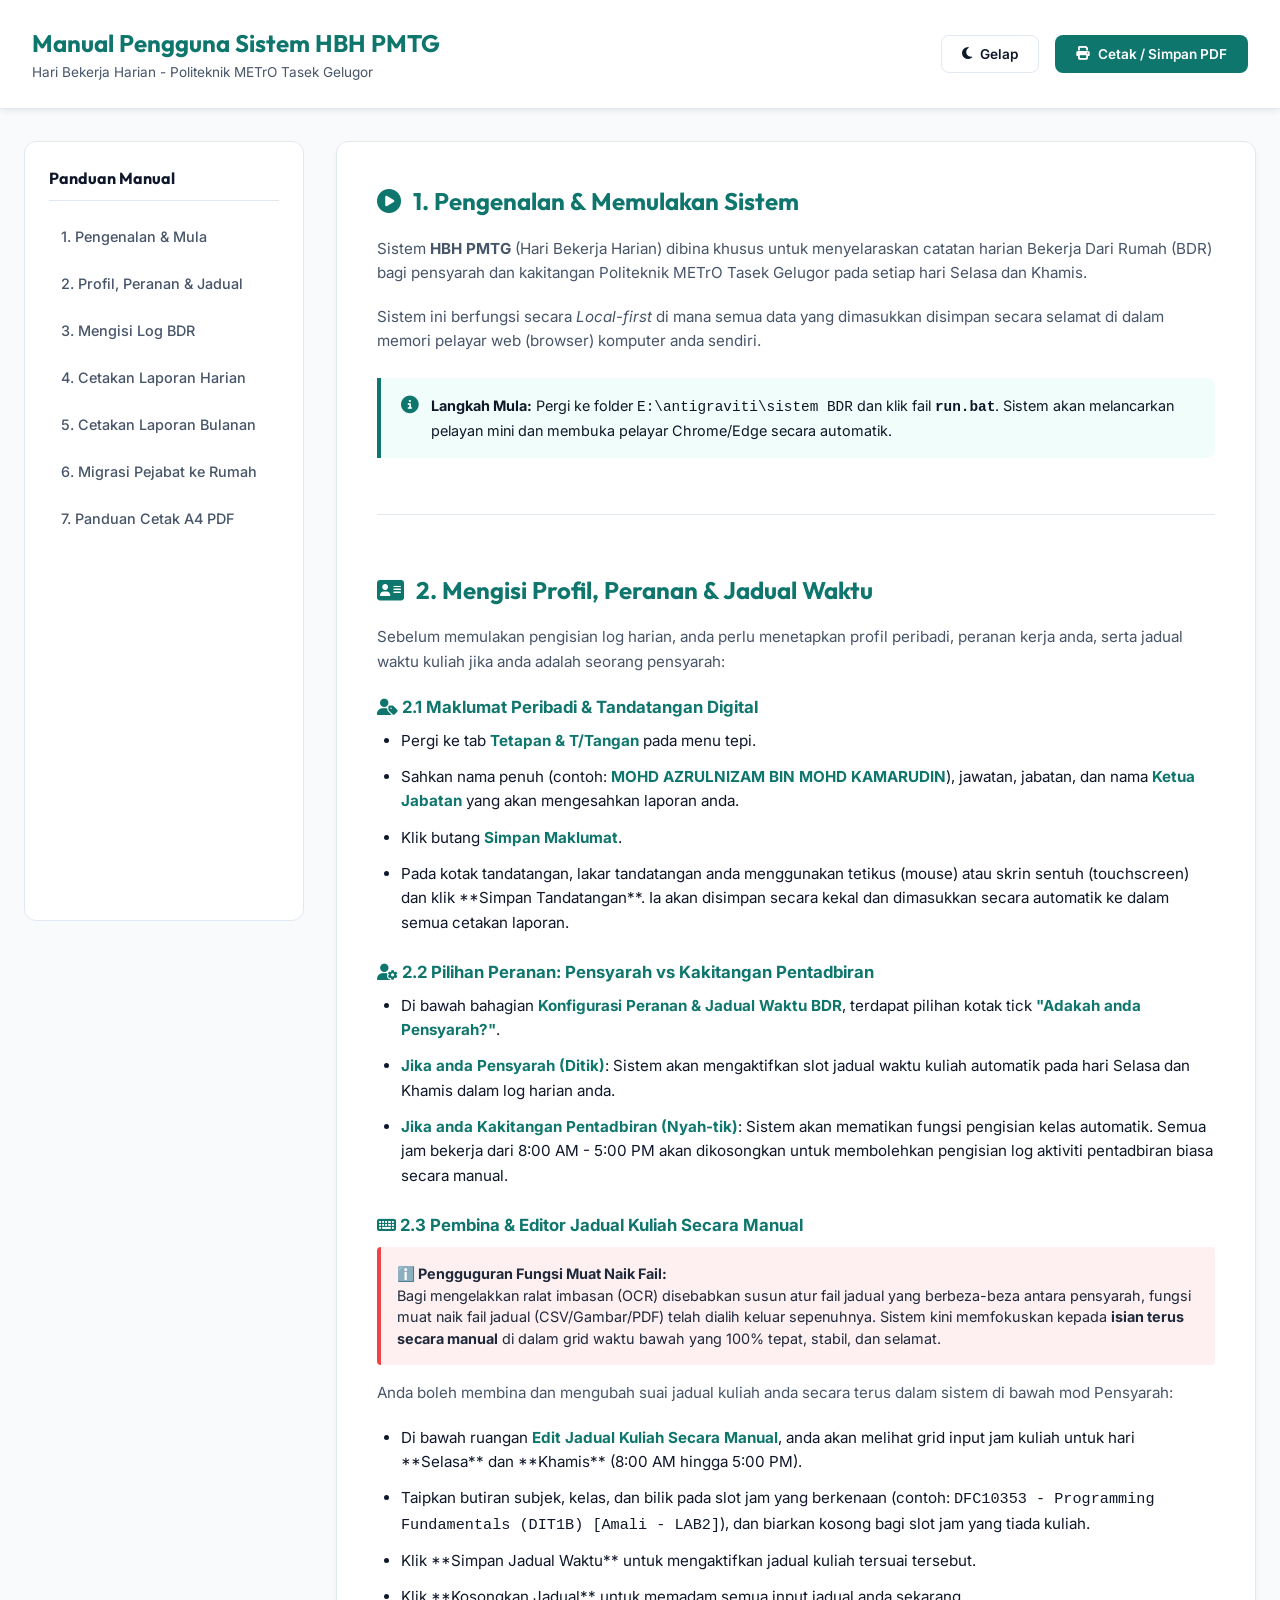
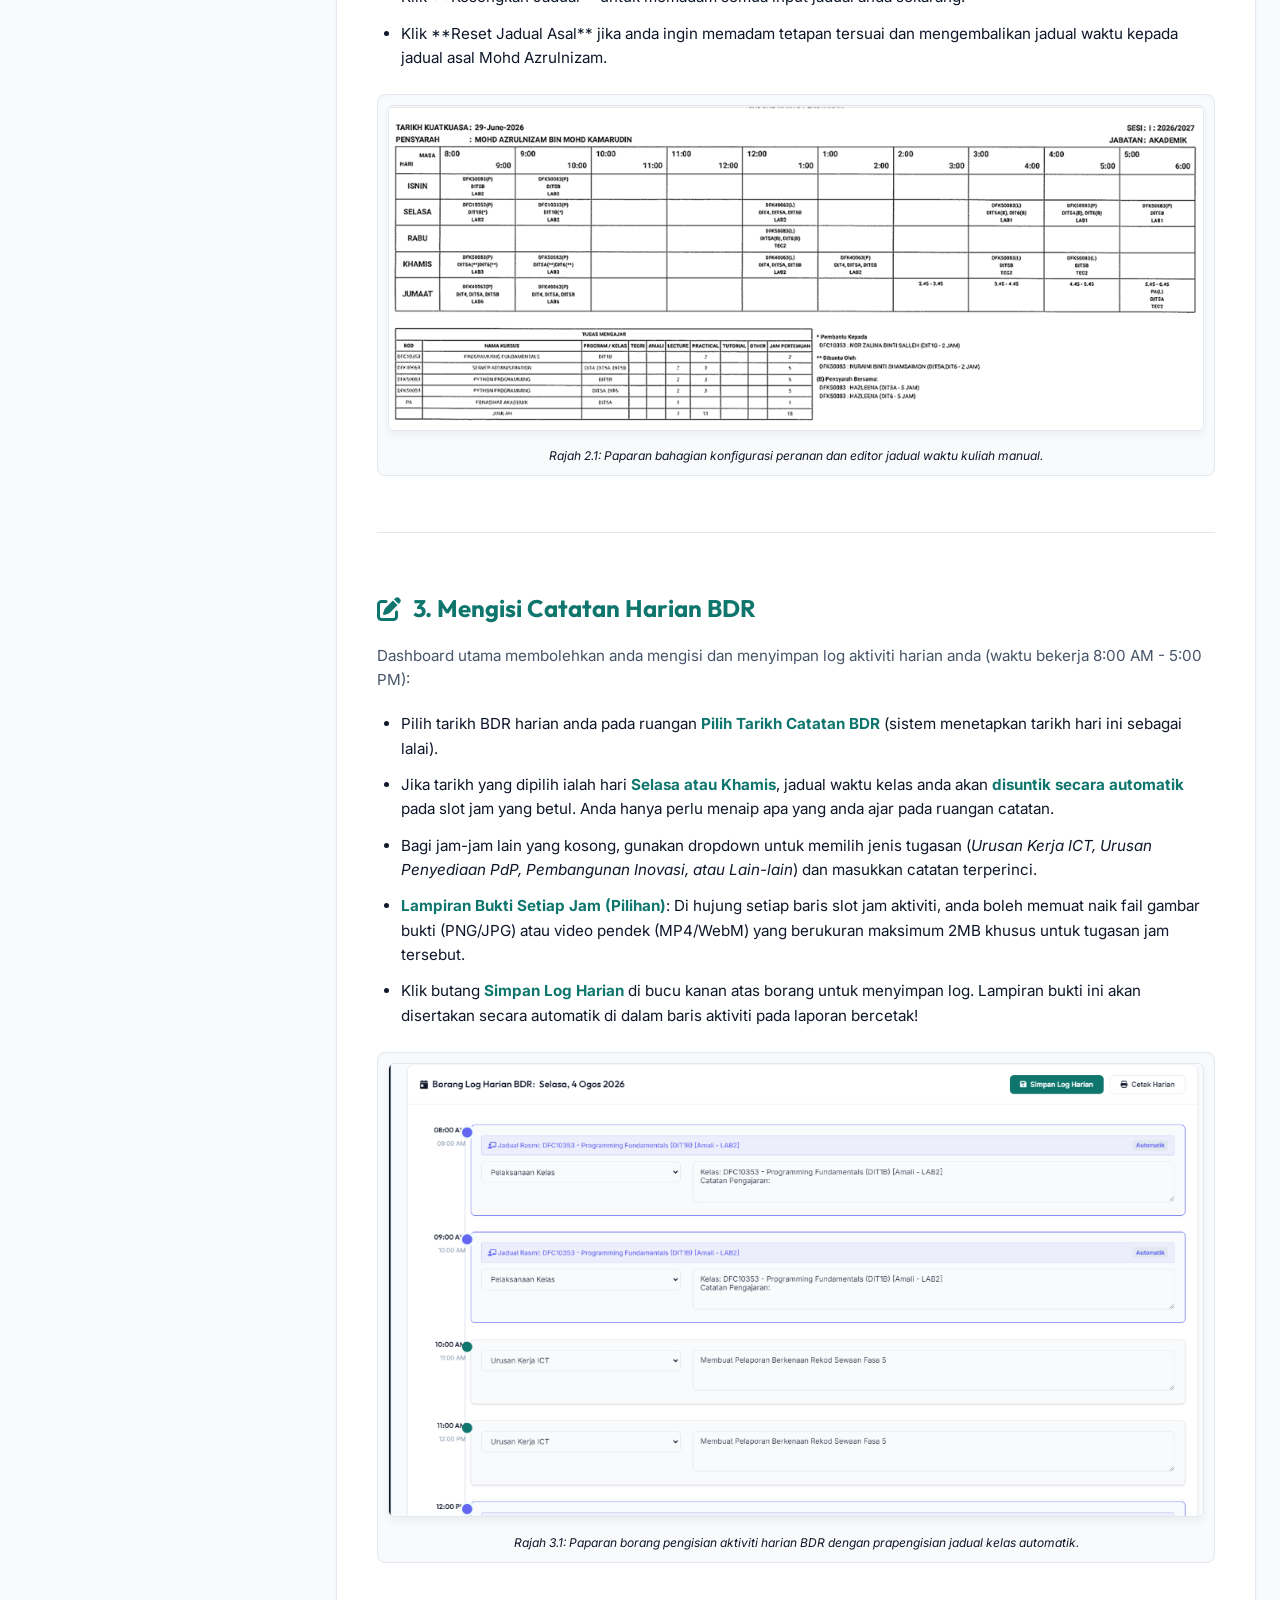
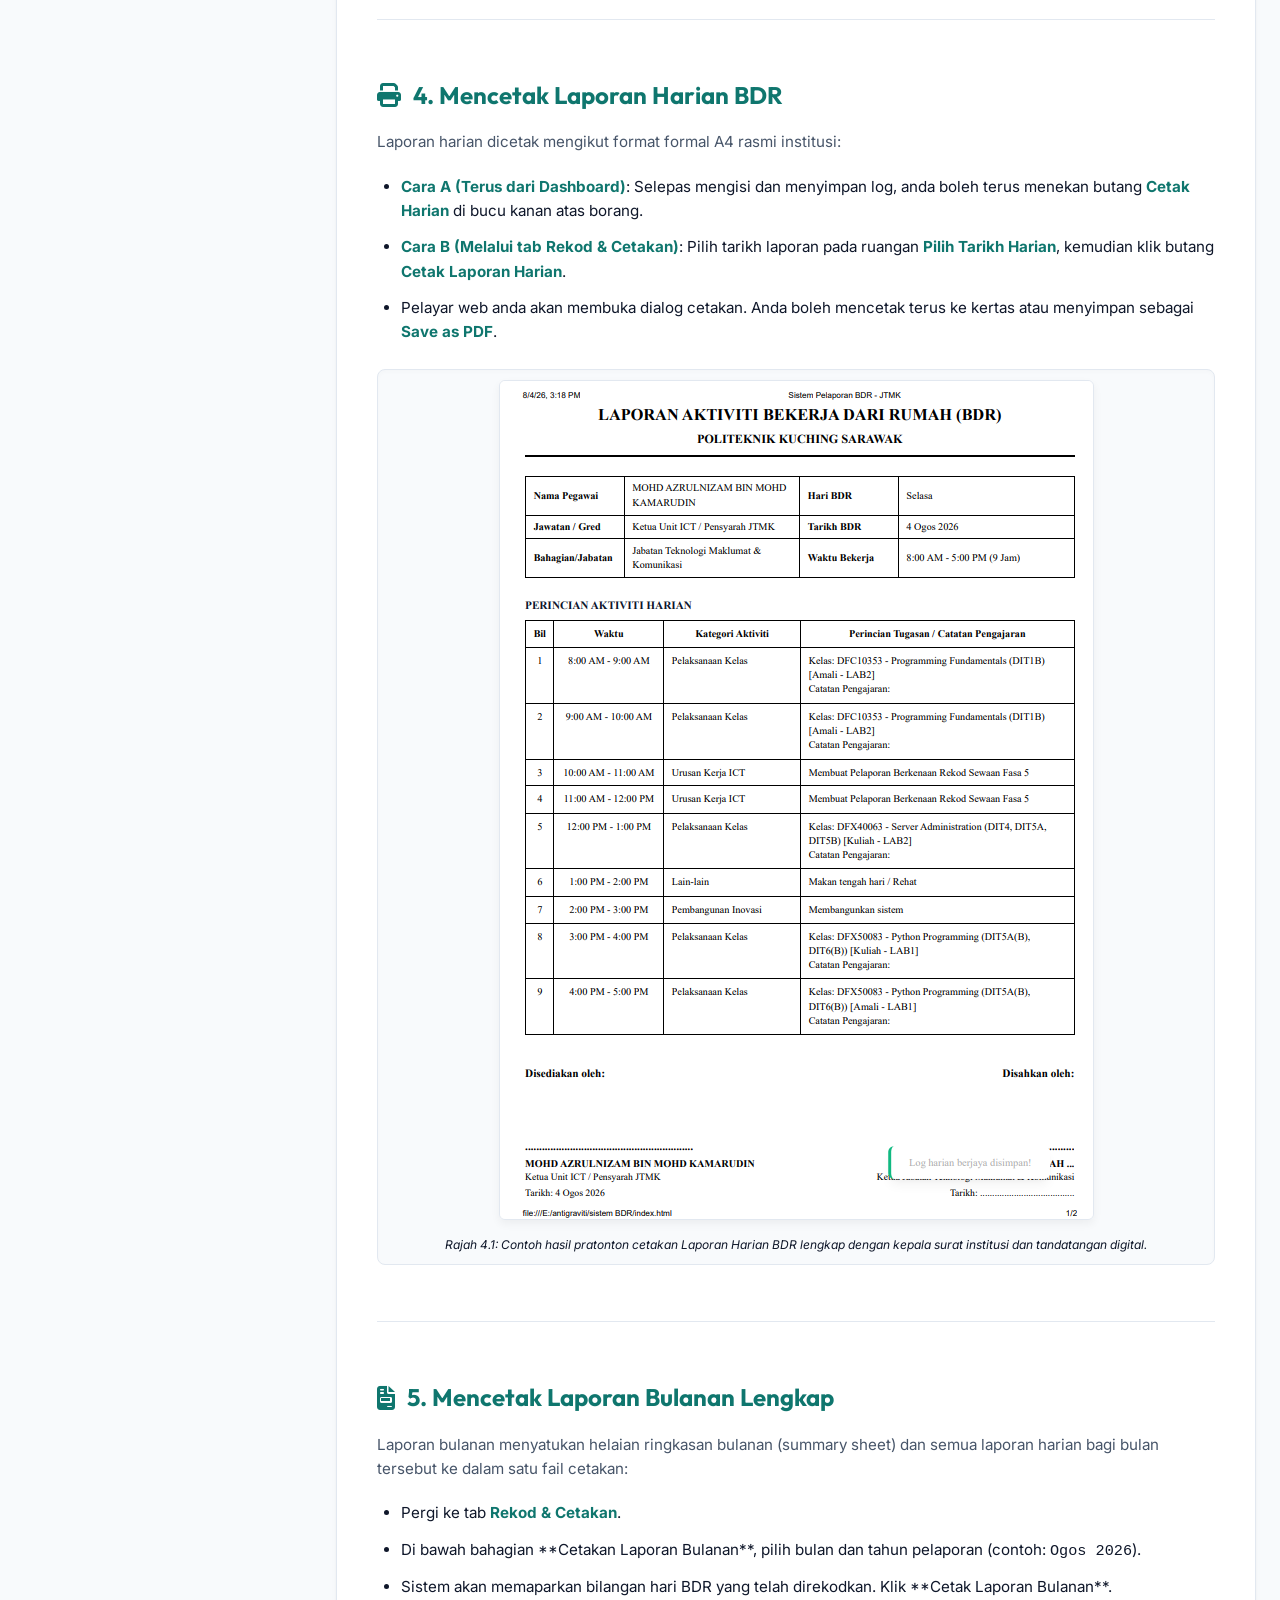
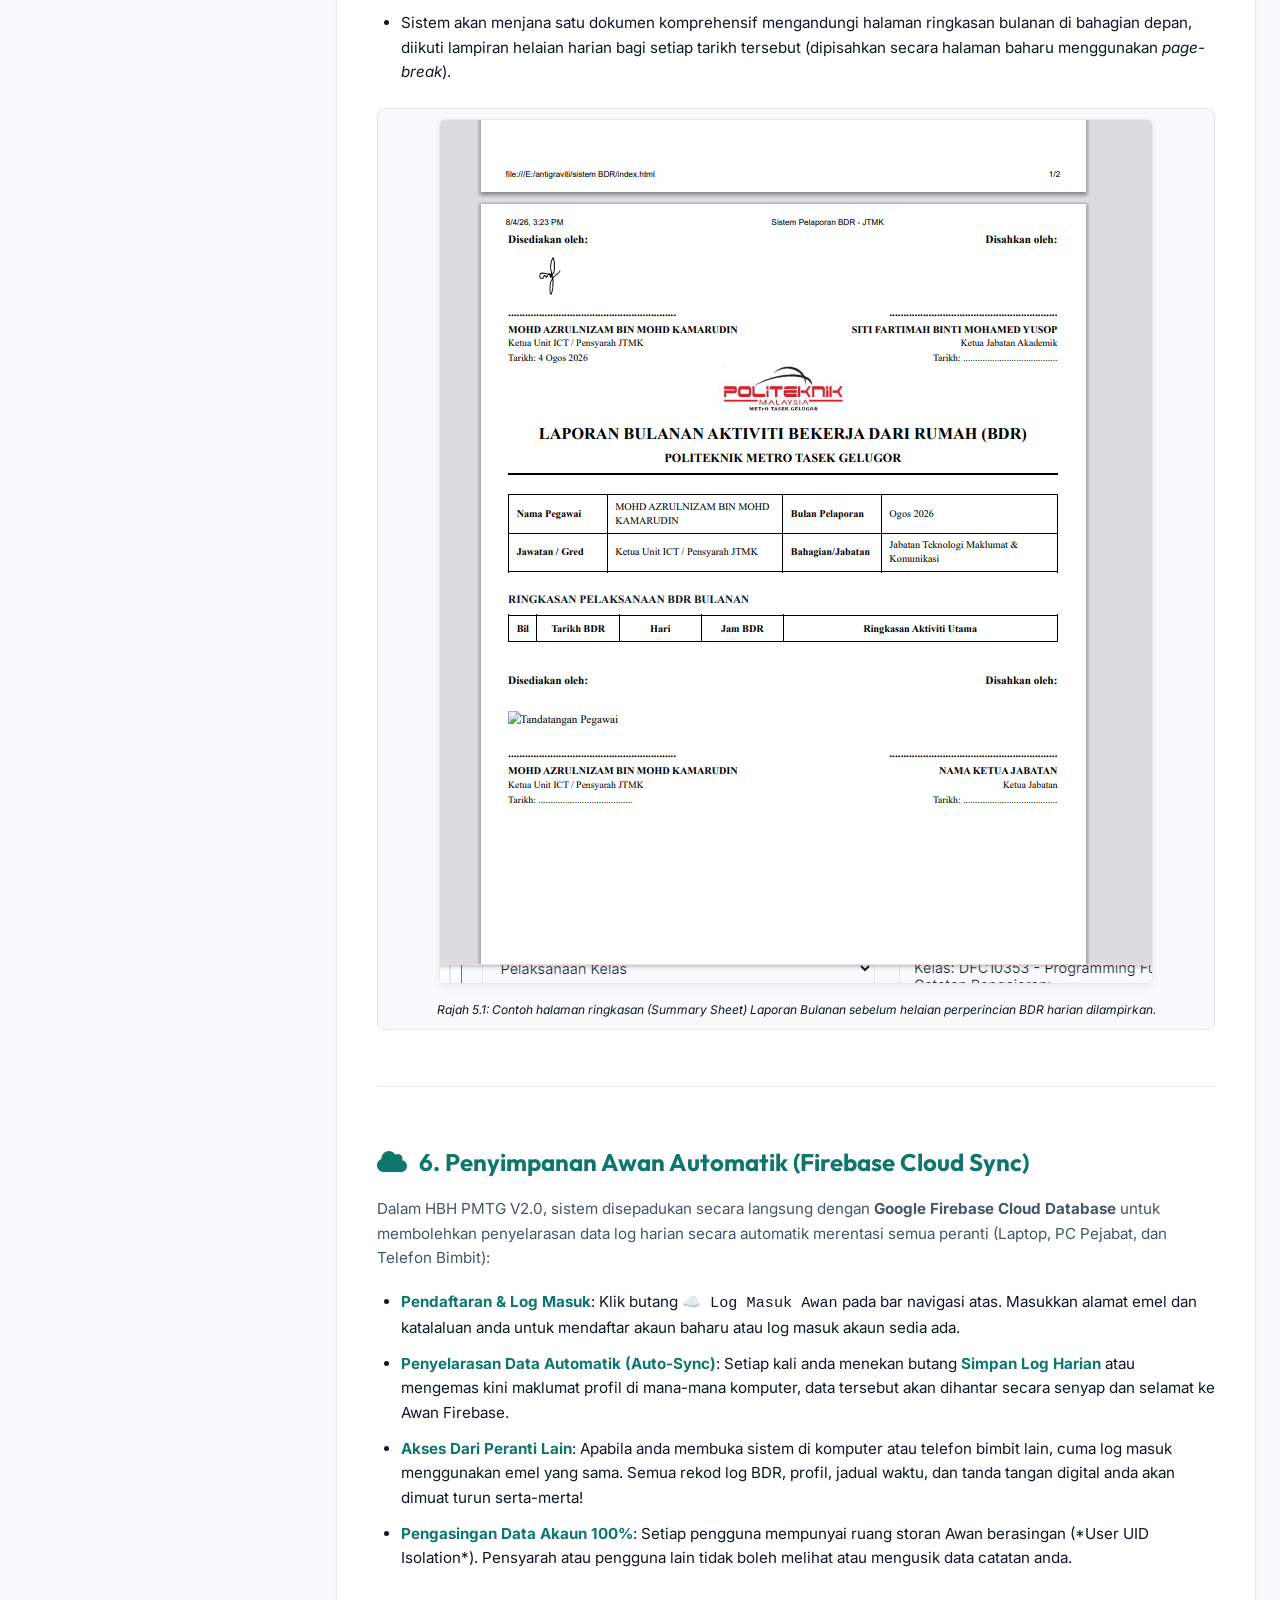
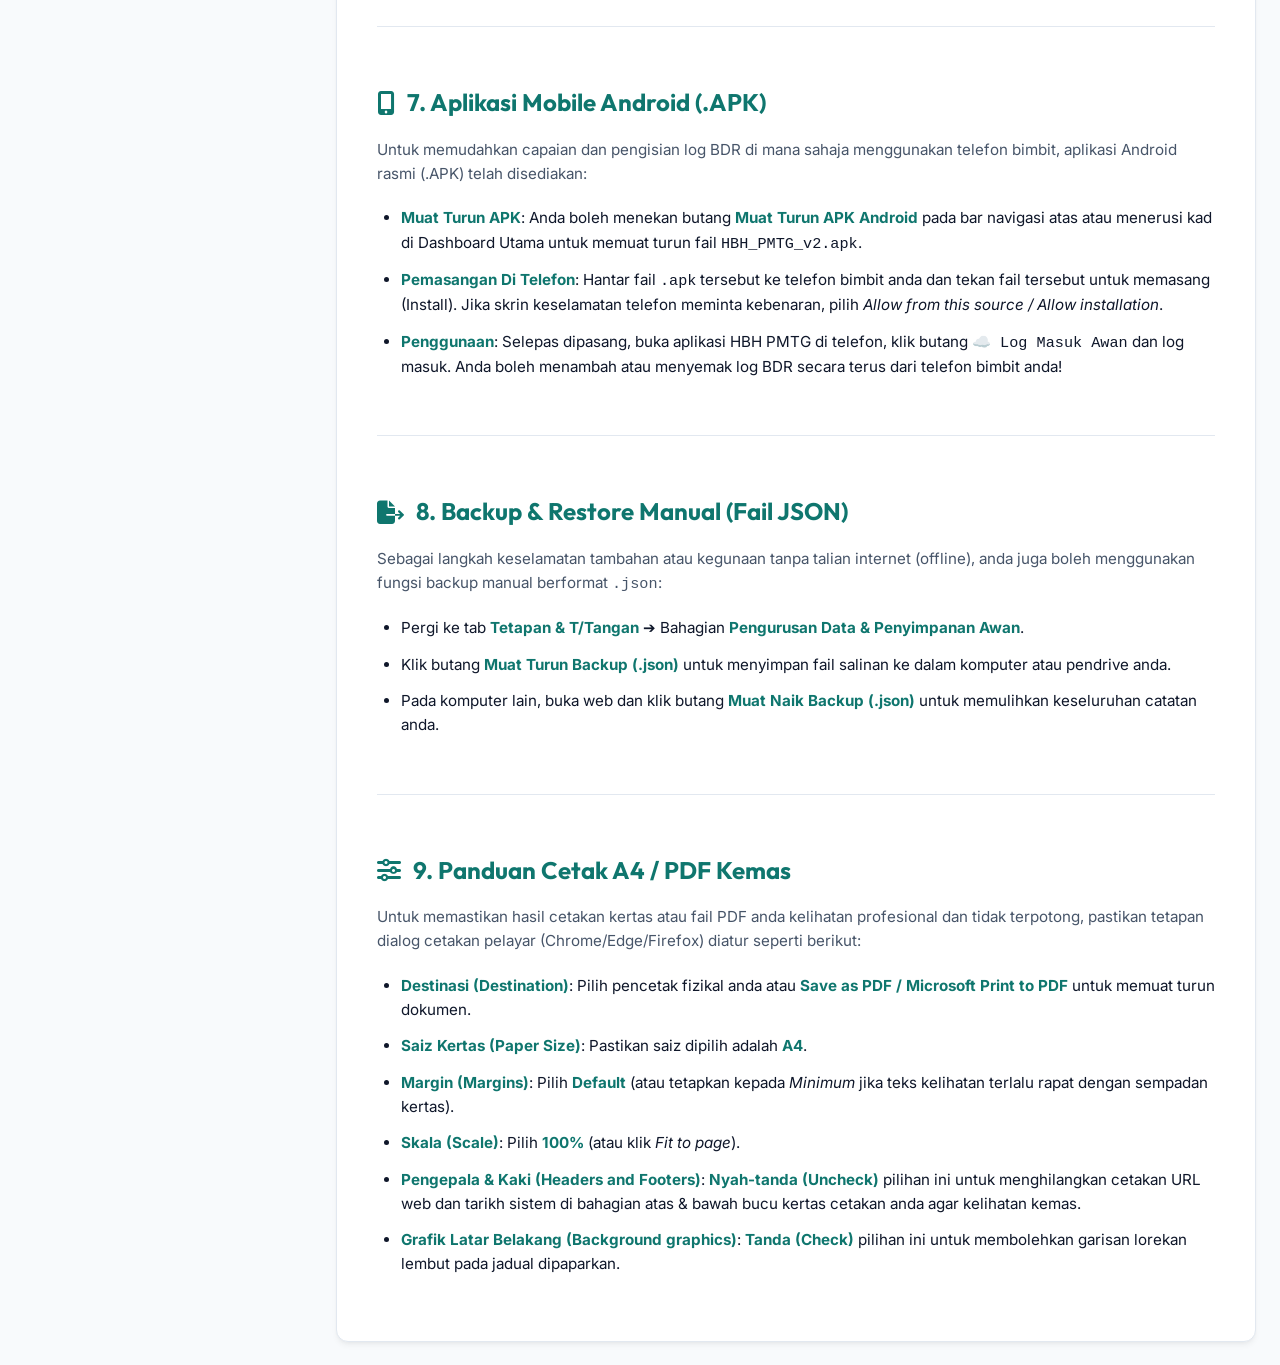
<file: manual.html>
<!DOCTYPE html>
<html lang="ms" data-theme="light">
<head>
    <meta charset="UTF-8">
    <meta name="viewport" content="width=device-width, initial-scale=1.0">
    <title>Manual Pengguna - HBH PMTG</title>
    <!-- Google Fonts -->
    <link rel="preconnect" href="https://fonts.googleapis.com">
    <link rel="preconnect" href="https://fonts.gstatic.com" crossorigin>
    <link href="https://fonts.googleapis.com/css2?family=Outfit:wght@300;400;500;600;700;800&family=Inter:wght@300;400;500;600;700&display=swap" rel="stylesheet">
    <!-- FontAwesome for Icons -->
    <link rel="stylesheet" href="https://cdnjs.cloudflare.com/ajax/libs/font-awesome/6.4.0/css/all.min.css">
    
    <style>
        :root {
            --bg-primary: #f8fafc;
            --bg-secondary: #ffffff;
            --text-primary: #0f172a;
            --text-secondary: #475569;
            --border-color: #e2e8f0;
            --primary-color: #0f766e;
            --primary-hover: #0d9488;
            --primary-light: #f0fdfa;
            --secondary-color: #6366f1;
            --shadow: 0 4px 6px -1px rgba(0, 0, 0, 0.05), 0 2px 4px -2px rgba(0, 0, 0, 0.05);
            --radius: 12px;
        }

        [data-theme="dark"] {
            --bg-primary: #0b0f19;
            --bg-secondary: #131b2e;
            --text-primary: #f8fafc;
            --text-secondary: #94a3b8;
            --border-color: #1e293b;
            --primary-color: #14b8a6;
            --primary-hover: #2dd4bf;
            --primary-light: rgba(20, 184, 166, 0.1);
            --secondary-color: #818cf8;
        }

        * {
            box-sizing: border-box;
            margin: 0;
            padding: 0;
        }

        body {
            font-family: 'Inter', -apple-system, BlinkMacSystemFont, sans-serif;
            background-color: var(--bg-primary);
            color: var(--text-primary);
            line-height: 1.6;
        }

        header {
            background-color: var(--bg-secondary);
            border-bottom: 1px solid var(--border-color);
            padding: 1.5rem 2rem;
            position: sticky;
            top: 0;
            z-index: 100;
            display: flex;
            justify-content: space-between;
            align-items: center;
            box-shadow: var(--shadow);
        }

        .header-title h1 {
            font-family: 'Outfit', sans-serif;
            font-size: 1.5rem;
            color: var(--primary-color);
        }

        .header-title p {
            font-size: 0.85rem;
            color: var(--text-secondary);
        }

        .header-actions {
            display: flex;
            gap: 1rem;
        }

        .btn {
            display: inline-flex;
            align-items: center;
            gap: 0.5rem;
            padding: 0.6rem 1.25rem;
            font-family: inherit;
            font-size: 0.85rem;
            font-weight: 600;
            border-radius: 8px;
            border: 1px solid transparent;
            cursor: pointer;
            text-decoration: none;
            transition: all 0.2s ease;
        }

        .btn-primary {
            background-color: var(--primary-color);
            color: white;
        }

        .btn-primary:hover {
            background-color: var(--primary-hover);
        }

        .btn-secondary {
            background-color: var(--bg-secondary);
            border-color: var(--border-color);
            color: var(--text-primary);
        }

        .btn-secondary:hover {
            background-color: var(--bg-primary);
        }

        .layout-container {
            display: flex;
            max-width: 1300px;
            margin: 2rem auto;
            padding: 0 1.5rem;
            gap: 2rem;
        }

        .nav-sidebar {
            width: 280px;
            position: sticky;
            top: 90px;
            height: calc(100vh - 120px);
            background-color: var(--bg-secondary);
            border: 1px solid var(--border-color);
            border-radius: var(--radius);
            padding: 1.5rem;
            overflow-y: auto;
        }

        .nav-sidebar h3 {
            font-family: 'Outfit', sans-serif;
            font-size: 1rem;
            margin-bottom: 1rem;
            padding-bottom: 0.5rem;
            border-bottom: 1px solid var(--border-color);
        }

        .nav-links {
            display: flex;
            flex-direction: column;
            gap: 0.5rem;
            list-style: none;
        }

        .nav-links a {
            display: block;
            color: var(--text-secondary);
            text-decoration: none;
            padding: 0.5rem 0.75rem;
            border-radius: 6px;
            font-size: 0.9rem;
            font-weight: 500;
            transition: all 0.2s ease;
        }

        .nav-links a:hover {
            background-color: var(--bg-primary);
            color: var(--primary-color);
        }

        .content-main {
            flex: 1;
            background-color: var(--bg-secondary);
            border: 1px solid var(--border-color);
            border-radius: var(--radius);
            padding: 2.5rem;
            box-shadow: var(--shadow);
        }

        .manual-section {
            margin-bottom: 3.5rem;
            padding-bottom: 2rem;
            border-bottom: 1px solid var(--border-color);
        }

        .manual-section:last-child {
            margin-bottom: 0;
            padding-bottom: 0;
            border-bottom: none;
        }

        .manual-section h2 {
            font-family: 'Outfit', sans-serif;
            font-size: 1.5rem;
            margin-bottom: 1rem;
            display: flex;
            align-items: center;
            gap: 0.75rem;
            color: var(--primary-color);
        }

        .manual-section p {
            color: var(--text-secondary);
            margin-bottom: 1.25rem;
            font-size: 0.95rem;
        }

        .step-list {
            margin-left: 1.5rem;
            margin-bottom: 1.5rem;
            display: flex;
            flex-direction: column;
            gap: 0.75rem;
        }

        .step-list li {
            font-size: 0.95rem;
            color: var(--text-primary);
        }

        .step-list li strong {
            color: var(--primary-color);
        }

        .image-box {
            background-color: var(--bg-primary);
            border: 1px solid var(--border-color);
            border-radius: 8px;
            padding: 10px;
            margin: 1.5rem 0;
            text-align: center;
            box-shadow: inset 0 2px 4px rgba(0,0,0,0.02);
        }

        .image-box img {
            max-width: 100%;
            height: auto;
            border-radius: 6px;
            border: 1px solid var(--border-color);
            box-shadow: 0 4px 10px rgba(0,0,0,0.05);
        }

        .image-caption {
            font-size: 0.75rem;
            color: var(--text-muted);
            margin-top: 8px;
            font-style: italic;
        }

        .alert-info {
            background-color: var(--primary-light);
            border-left: 4px solid var(--primary-color);
            color: var(--text-primary);
            padding: 1rem 1.25rem;
            border-radius: 0 8px 8px 0;
            font-size: 0.9rem;
            margin: 1.5rem 0;
            display: flex;
            gap: 0.75rem;
            align-items: flex-start;
        }

        .alert-info i {
            color: var(--primary-color);
            font-size: 1.1rem;
            margin-top: 2px;
        }

        /* Print styles */
        @media print {
            header, .nav-sidebar, .btn {
                display: none !important;
            }

            body {
                background-color: #ffffff !important;
                color: #000000 !important;
            }

            .layout-container {
                margin: 0;
                padding: 0;
                display: block;
            }

            .content-main {
                border: none;
                box-shadow: none;
                padding: 0;
            }

            .manual-section {
                page-break-inside: avoid;
                margin-bottom: 2rem;
                padding-bottom: 1.5rem;
            }

            .image-box {
                page-break-inside: avoid;
            }
        }
    </style>
</head>
<body>
    <header>
        <div class="header-title">
            <h1>Manual Pengguna Sistem HBH PMTG</h1>
            <p>Hari Bekerja Harian - Politeknik METrO Tasek Gelugor</p>
        </div>
        <div class="header-actions">
            <button id="theme-toggle" class="btn btn-secondary"><i class="fa-solid fa-moon"></i> Mod</button>
            <button onclick="window.print()" class="btn btn-primary"><i class="fa-solid fa-print"></i> Cetak / Simpan PDF</button>
        </div>
    </header>

    <div class="layout-container">
        <!-- Sidebar Navigation -->
        <nav class="nav-sidebar">
            <h3>Panduan Manual</h3>
            <ul class="nav-links">
                <li><a href="#pengenalan">1. Pengenalan & Mula</a></li>
                <li><a href="#tetapan">2. Profil, Peranan & Jadual</a></li>
                <li><a href="#mengisi">3. Mengisi Log BDR</a></li>
                <li><a href="#cetak-harian">4. Cetakan Laporan Harian</a></li>
                <li><a href="#cetak-bulanan">5. Cetakan Laporan Bulanan</a></li>
                <li><a href="#migrasi">6. Migrasi Pejabat ke Rumah</a></li>
                <li><a href="#panduan-pdf">7. Panduan Cetak A4 PDF</a></li>
            </ul>
        </nav>

        <!-- Main Content -->
        <main class="content-main">
            <!-- Section 1 -->
            <section id="pengenalan" class="manual-section">
                <h2><i class="fa-solid fa-circle-play"></i> 1. Pengenalan & Memulakan Sistem</h2>
                <p>Sistem <strong>HBH PMTG</strong> (Hari Bekerja Harian) dibina khusus untuk menyelaraskan catatan harian Bekerja Dari Rumah (BDR) bagi pensyarah dan kakitangan Politeknik METrO Tasek Gelugor pada setiap hari Selasa dan Khamis.</p>
                <p>Sistem ini berfungsi secara <em>Local-first</em> di mana semua data yang dimasukkan disimpan secara selamat di dalam memori pelayar web (browser) komputer anda sendiri.</p>
                <div class="alert-info">
                    <i class="fa-solid fa-circle-info"></i>
                    <div>
                        <strong>Langkah Mula:</strong> Pergi ke folder <code>E:\antigraviti\sistem BDR</code> dan klik fail <strong><code>run.bat</code></strong>. Sistem akan melancarkan pelayan mini dan membuka pelayar Chrome/Edge secara automatik.
                    </div>
                </div>
            </section>

            <!-- Section 2 -->
            <section id="tetapan" class="manual-section">
                <h2><i class="fa-solid fa-address-card"></i> 2. Mengisi Profil, Peranan & Jadual Waktu</h2>
                <p>Sebelum memulakan pengisian log harian, anda perlu menetapkan profil peribadi, peranan kerja anda, serta jadual waktu kuliah jika anda adalah seorang pensyarah:</p>
                
                <h3 style="font-size: 1.05rem; margin-top: 1.25rem; margin-bottom: 0.5rem; color: var(--primary-color);"><i class="fa-solid fa-user-tag"></i> 2.1 Maklumat Peribadi & Tandatangan Digital</h3>
                <ul class="step-list">
                    <li>Pergi ke tab <strong>Tetapan & T/Tangan</strong> pada menu tepi.</li>
                    <li>Sahkan nama penuh (contoh: <strong>MOHD AZRULNIZAM BIN MOHD KAMARUDIN</strong>), jawatan, jabatan, dan nama <strong>Ketua Jabatan</strong> yang akan mengesahkan laporan anda.</li>
                    <li>Klik butang <strong>Simpan Maklumat</strong>.</li>
                    <li>Pada kotak tandatangan, lakar tandatangan anda menggunakan tetikus (mouse) atau skrin sentuh (touchscreen) dan klik **Simpan Tandatangan**. Ia akan disimpan secara kekal dan dimasukkan secara automatik ke dalam semua cetakan laporan.</li>
                </ul>

                <h3 style="font-size: 1.05rem; margin-top: 1.25rem; margin-bottom: 0.5rem; color: var(--primary-color);"><i class="fa-solid fa-user-gear"></i> 2.2 Pilihan Peranan: Pensyarah vs Kakitangan Pentadbiran</h3>
                <ul class="step-list">
                    <li>Di bawah bahagian <strong>Konfigurasi Peranan & Jadual Waktu BDR</strong>, terdapat pilihan kotak tick <strong>"Adakah anda Pensyarah?"</strong>.</li>
                    <li><strong>Jika anda Pensyarah (Ditik)</strong>: Sistem akan mengaktifkan slot jadual waktu kuliah automatik pada hari Selasa dan Khamis dalam log harian anda.</li>
                    <li><strong>Jika anda Kakitangan Pentadbiran (Nyah-tik)</strong>: Sistem akan mematikan fungsi pengisian kelas automatik. Semua jam bekerja dari 8:00 AM - 5:00 PM akan dikosongkan untuk membolehkan pengisian log aktiviti pentadbiran biasa secara manual.</li>
                </ul>

                <h3 style="font-size: 1.05rem; margin-top: 1.25rem; margin-bottom: 0.5rem; color: var(--primary-color);"><i class="fa-solid fa-keyboard"></i> 2.3 Pembina & Editor Jadual Kuliah Secara Manual</h3>
                <div style="background-color: rgba(239, 68, 68, 0.08); border-left: 4px solid #ef4444; padding: 1rem; margin-bottom: 1rem; border-radius: 4px; font-size: 0.9rem; line-height: 1.5; color: #1e293b;">
                    <strong>ℹ️ Pengguguran Fungsi Muat Naik Fail:</strong><br>
                    Bagi mengelakkan ralat imbasan (OCR) disebabkan susun atur fail jadual yang berbeza-beza antara pensyarah, fungsi muat naik fail jadual (CSV/Gambar/PDF) telah dialih keluar sepenuhnya. Sistem kini memfokuskan kepada <strong>isian terus secara manual</strong> di dalam grid waktu bawah yang 100% tepat, stabil, dan selamat.
                </div>
                <p>Anda boleh membina dan mengubah suai jadual kuliah anda secara terus dalam sistem di bawah mod Pensyarah:</p>
                <ul class="step-list">
                    <li>Di bawah ruangan <strong>Edit Jadual Kuliah Secara Manual</strong>, anda akan melihat grid input jam kuliah untuk hari **Selasa** dan **Khamis** (8:00 AM hingga 5:00 PM).</li>
                    <li>Taipkan butiran subjek, kelas, dan bilik pada slot jam yang berkenaan (contoh: <code>DFC10353 - Programming Fundamentals (DIT1B) [Amali - LAB2]</code>), dan biarkan kosong bagi slot jam yang tiada kuliah.</li>
                    <li>Klik **Simpan Jadual Waktu** untuk mengaktifkan jadual kuliah tersuai tersebut.</li>
                    <li>Klik **Kosongkan Jadual** untuk memadam semua input jadual anda sekarang.</li>
                    <li>Klik **Reset Jadual Asal** jika anda ingin memadam tetapan tersuai dan mengembalikan jadual waktu kepada jadual asal Mohd Azrulnizam.</li>
                </ul>
                <div class="image-box">
                    <img src="timetable.png" alt="Pratonton Tetapan Jadual Waktu BDR">
                    <div class="image-caption">Rajah 2.1: Paparan bahagian konfigurasi peranan dan editor jadual waktu kuliah manual.</div>
                </div>
            </section>

            <!-- Section 3 -->
            <section id="mengisi" class="manual-section">
                <h2><i class="fa-solid fa-pen-to-square"></i> 3. Mengisi Catatan Harian BDR</h2>
                <p>Dashboard utama membolehkan anda mengisi dan menyimpan log aktiviti harian anda (waktu bekerja 8:00 AM - 5:00 PM):</p>
                <ul class="step-list">
                    <li>Pilih tarikh BDR harian anda pada ruangan <strong>Pilih Tarikh Catatan BDR</strong> (sistem menetapkan tarikh hari ini sebagai lalai).</li>
                    <li>Jika tarikh yang dipilih ialah hari <strong>Selasa atau Khamis</strong>, jadual waktu kelas anda akan <strong>disuntik secara automatik</strong> pada slot jam yang betul. Anda hanya perlu menaip apa yang anda ajar pada ruangan catatan.</li>
                    <li>Bagi jam-jam lain yang kosong, gunakan dropdown untuk memilih jenis tugasan (<em>Urusan Kerja ICT, Urusan Penyediaan PdP, Pembangunan Inovasi, atau Lain-lain</em>) dan masukkan catatan terperinci.</li>
                    <li><strong>Lampiran Bukti Setiap Jam (Pilihan)</strong>: Di hujung setiap baris slot jam aktiviti, anda boleh memuat naik fail gambar bukti (PNG/JPG) atau video pendek (MP4/WebM) yang berukuran maksimum 2MB khusus untuk tugasan jam tersebut.</li>
                    <li>Klik butang <strong>Simpan Log Harian</strong> di bucu kanan atas borang untuk menyimpan log. Lampiran bukti ini akan disertakan secara automatik di dalam baris aktiviti pada laporan bercetak!</li>
                </ul>
                
                <div class="image-box">
                    <img src="dashboard_inputs.png" alt="Borang Log Harian BDR">
                    <div class="image-caption">Rajah 3.1: Paparan borang pengisian aktiviti harian BDR dengan prapengisian jadual kelas automatik.</div>
                </div>
            </section>

            <!-- Section 4 -->
            <section id="cetak-harian" class="manual-section">
                <h2><i class="fa-solid fa-print"></i> 4. Mencetak Laporan Harian BDR</h2>
                <p>Laporan harian dicetak mengikut format formal A4 rasmi institusi:</p>
                <ul class="step-list">
                    <li><strong>Cara A (Terus dari Dashboard)</strong>: Selepas mengisi dan menyimpan log, anda boleh terus menekan butang <strong>Cetak Harian</strong> di bucu kanan atas borang.</li>
                    <li><strong>Cara B (Melalui tab Rekod & Cetakan)</strong>: Pilih tarikh laporan pada ruangan <strong>Pilih Tarikh Harian</strong>, kemudian klik butang <strong>Cetak Laporan Harian</strong>.</li>
                    <li>Pelayar web anda akan membuka dialog cetakan. Anda boleh mencetak terus ke kertas atau menyimpan sebagai <strong>Save as PDF</strong>.</li>
                </ul>
                
                <div class="image-box">
                    <img src="print_daily.png" alt="Pratonton Cetakan Laporan Harian">
                    <div class="image-caption">Rajah 4.1: Contoh hasil pratonton cetakan Laporan Harian BDR lengkap dengan kepala surat institusi dan tandatangan digital.</div>
                </div>
            </section>

            <!-- Section 5 -->
            <section id="cetak-bulanan" class="manual-section">
                <h2><i class="fa-solid fa-file-invoice"></i> 5. Mencetak Laporan Bulanan Lengkap</h2>
                <p>Laporan bulanan menyatukan helaian ringkasan bulanan (summary sheet) dan semua laporan harian bagi bulan tersebut ke dalam satu fail cetakan:</p>
                <ul class="step-list">
                    <li>Pergi ke tab <strong>Rekod & Cetakan</strong>.</li>
                    <li>Di bawah bahagian **Cetakan Laporan Bulanan**, pilih bulan dan tahun pelaporan (contoh: <code>Ogos 2026</code>).</li>
                    <li>Sistem akan memaparkan bilangan hari BDR yang telah direkodkan. Klik **Cetak Laporan Bulanan**.</li>
                    <li>Sistem akan menjana satu dokumen komprehensif mengandungi halaman ringkasan bulanan di bahagian depan, diikuti lampiran helaian harian bagi setiap tarikh tersebut (dipisahkan secara halaman baharu menggunakan <em>page-break</em>).</li>
                </ul>
                
                <div class="image-box">
                    <img src="print_monthly.png" alt="Pratonton Cetakan Laporan Bulanan">
                    <div class="image-caption">Rajah 5.1: Contoh halaman ringkasan (Summary Sheet) Laporan Bulanan sebelum helaian perperincian BDR harian dilampirkan.</div>
                </div>
            </section>

            <!-- Section 6 -->
            <section id="penyimpanan-awan" class="manual-section">
                <h2><i class="fa-solid fa-cloud"></i> 6. Penyimpanan Awan Automatik (Firebase Cloud Sync)</h2>
                <p>Dalam HBH PMTG V2.0, sistem disepadukan secara langsung dengan <strong>Google Firebase Cloud Database</strong> untuk membolehkan penyelarasan data log harian secara automatik merentasi semua peranti (Laptop, PC Pejabat, dan Telefon Bimbit):</p>
                <ul class="step-list">
                    <li><strong>Pendaftaran & Log Masuk</strong>: Klik butang <code>☁️ Log Masuk Awan</code> pada bar navigasi atas. Masukkan alamat emel dan katalaluan anda untuk mendaftar akaun baharu atau log masuk akaun sedia ada.</li>
                    <li><strong>Penyelarasan Data Automatik (Auto-Sync)</strong>: Setiap kali anda menekan butang <strong>Simpan Log Harian</strong> atau mengemas kini maklumat profil di mana-mana komputer, data tersebut akan dihantar secara senyap dan selamat ke Awan Firebase.</li>
                    <li><strong>Akses Dari Peranti Lain</strong>: Apabila anda membuka sistem di komputer atau telefon bimbit lain, cuma log masuk menggunakan emel yang sama. Semua rekod log BDR, profil, jadual waktu, dan tanda tangan digital anda akan dimuat turun serta-merta!</li>
                    <li><strong>Pengasingan Data Akaun 100%</strong>: Setiap pengguna mempunyai ruang storan Awan berasingan (*User UID Isolation*). Pensyarah atau pengguna lain tidak boleh melihat atau mengusik data catatan anda.</li>
                </ul>
            </section>

            <!-- Section 7 -->
            <section id="muat-turun-apk" class="manual-section">
                <h2><i class="fa-solid fa-mobile-screen-button"></i> 7. Aplikasi Mobile Android (.APK)</h2>
                <p>Untuk memudahkan capaian dan pengisian log BDR di mana sahaja menggunakan telefon bimbit, aplikasi Android rasmi (.APK) telah disediakan:</p>
                <ul class="step-list">
                    <li><strong>Muat Turun APK</strong>: Anda boleh menekan butang <strong>Muat Turun APK Android</strong> pada bar navigasi atas atau menerusi kad di Dashboard Utama untuk memuat turun fail <code>HBH_PMTG_v2.apk</code>.</li>
                    <li><strong>Pemasangan Di Telefon</strong>: Hantar fail <code>.apk</code> tersebut ke telefon bimbit anda dan tekan fail tersebut untuk memasang (Install). Jika skrin keselamatan telefon meminta kebenaran, pilih <em>Allow from this source / Allow installation</em>.</li>
                    <li><strong>Penggunaan</strong>: Selepas dipasang, buka aplikasi HBH PMTG di telefon, klik butang <code>☁️ Log Masuk Awan</code> dan log masuk. Anda boleh menambah atau menyemak log BDR secara terus dari telefon bimbit anda!</li>
                </ul>
            </section>

            <!-- Section 8 -->
            <section id="migrasi" class="manual-section">
                <h2><i class="fa-solid fa-file-export"></i> 8. Backup & Restore Manual (Fail JSON)</h2>
                <p>Sebagai langkah keselamatan tambahan atau kegunaan tanpa talian internet (offline), anda juga boleh menggunakan fungsi backup manual berformat <code>.json</code>:</p>
                <ul class="step-list">
                    <li>Pergi ke tab <strong>Tetapan & T/Tangan</strong> ➔ Bahagian <strong>Pengurusan Data & Penyimpanan Awan</strong>.</li>
                    <li>Klik butang <strong>Muat Turun Backup (.json)</strong> untuk menyimpan fail salinan ke dalam komputer atau pendrive anda.</li>
                    <li>Pada komputer lain, buka web dan klik butang <strong>Muat Naik Backup (.json)</strong> untuk memulihkan keseluruhan catatan anda.</li>
                </ul>
            </section>

            <!-- Section 9 -->
            <section id="panduan-pdf" class="manual-section">
                <h2><i class="fa-solid fa-sliders"></i> 9. Panduan Cetak A4 / PDF Kemas</h2>
                <p>Untuk memastikan hasil cetakan kertas atau fail PDF anda kelihatan profesional dan tidak terpotong, pastikan tetapan dialog cetakan pelayar (Chrome/Edge/Firefox) diatur seperti berikut:</p>
                <ul class="step-list">
                    <li><strong>Destinasi (Destination)</strong>: Pilih pencetak fizikal anda atau <strong>Save as PDF / Microsoft Print to PDF</strong> untuk memuat turun dokumen.</li>
                    <li><strong>Saiz Kertas (Paper Size)</strong>: Pastikan saiz dipilih adalah <strong>A4</strong>.</li>
                    <li><strong>Margin (Margins)</strong>: Pilih <strong>Default</strong> (atau tetapkan kepada <em>Minimum</em> jika teks kelihatan terlalu rapat dengan sempadan kertas).</li>
                    <li><strong>Skala (Scale)</strong>: Pilih <strong>100%</strong> (atau klik <em>Fit to page</em>).</li>
                    <li><strong>Pengepala & Kaki (Headers and Footers)</strong>: <strong>Nyah-tanda (Uncheck)</strong> pilihan ini untuk menghilangkan cetakan URL web dan tarikh sistem di bahagian atas & bawah bucu kertas cetakan anda agar kelihatan kemas.</li>
                    <li><strong>Grafik Latar Belakang (Background graphics)</strong>: <strong>Tanda (Check)</strong> pilihan ini untuk membolehkan garisan lorekan lembut pada jadual dipaparkan.</li>
                </ul>
            </section>
        </main>
    </div>

    <script>
        // Theme toggler for Manual page
        const themeToggle = document.getElementById("theme-toggle");
        
        // Sync theme with main app if stored
        const savedTheme = localStorage.getItem("bdr_theme") || "light";
        document.documentElement.setAttribute("data-theme", savedTheme);
        updateToggleIcon(savedTheme);

        themeToggle.addEventListener("click", () => {
            let currentTheme = document.documentElement.getAttribute("data-theme");
            let newTheme = currentTheme === "dark" ? "light" : "dark";
            document.documentElement.setAttribute("data-theme", newTheme);
            localStorage.setItem("bdr_theme", newTheme);
            updateToggleIcon(newTheme);
        });

        function updateToggleIcon(theme) {
            themeToggle.innerHTML = theme === "dark" 
                ? '<i class="fa-solid fa-sun"></i> Cerah' 
                : '<i class="fa-solid fa-moon"></i> Gelap';
        }
    </script>
</body>
</html>
</file>
